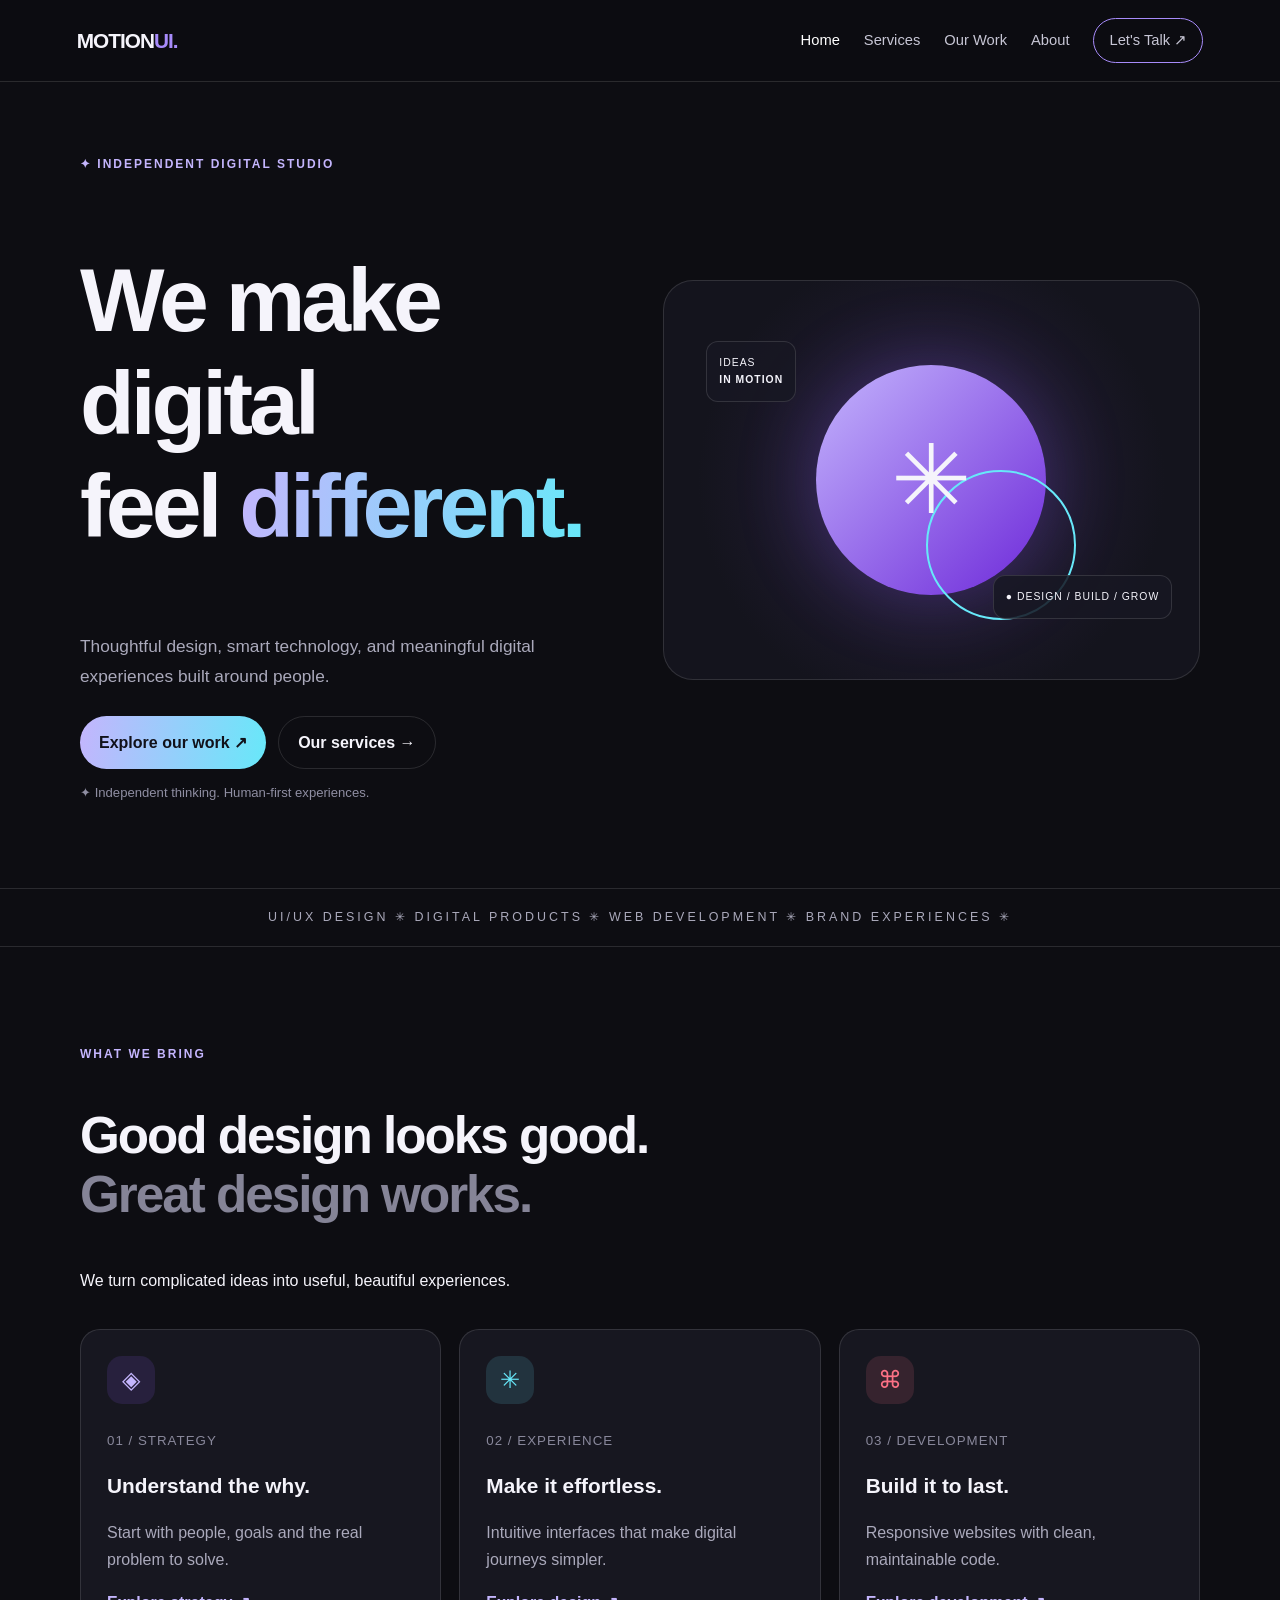
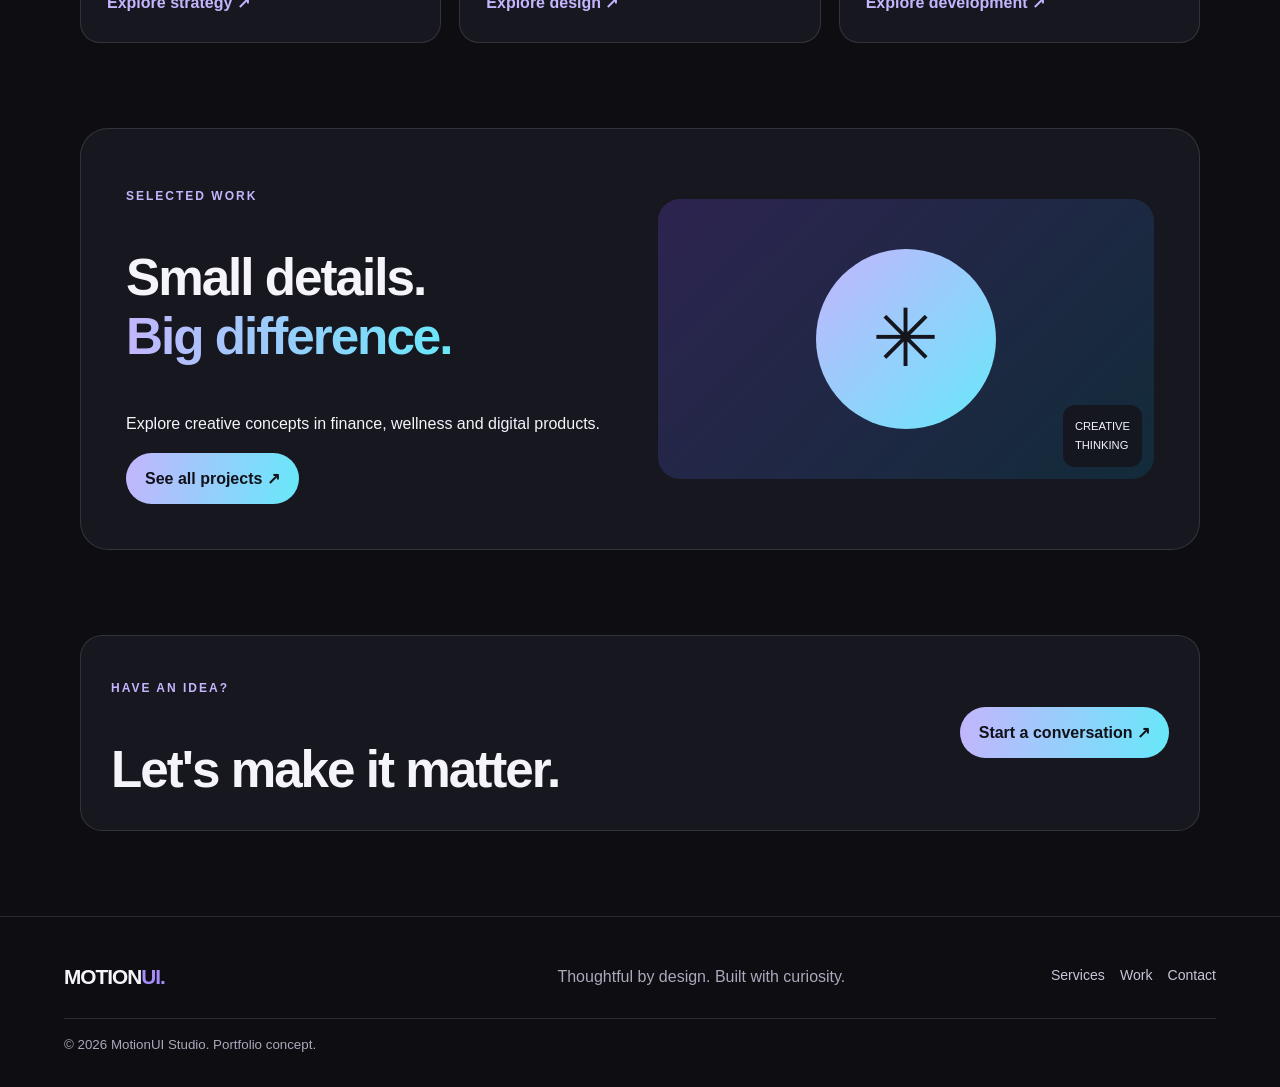
<file: index.html>
<!DOCTYPE html>
<html lang="en">
<head>
  <meta charset="UTF-8">
  <meta name="viewport" content="width=device-width, initial-scale=1.0">
  <title>MotionUI Studio | Digital Experiences</title>
  <link rel="stylesheet" href="style.css">
  <script src="script.js" defer></script>
</head>
<body>
<header class="header">
  <a class="logo" href="index.html">MOTION<span>UI.</span></a>
  <button class="menu-toggle" aria-label="Toggle navigation">☰</button>
  <nav class="nav">
    <a class="active" href="index.html">Home</a>
    <a href="services.html">Services</a>
    <a href="work.html">Our Work</a>
    <a href="about.html">About</a>
    <a class="nav-button" href="contact.html">Let's Talk ↗</a>
  </nav>
</header>

<main>
  <section class="hero container">
    <div class="hero-content reveal">
      <p class="eyebrow">✦ INDEPENDENT DIGITAL STUDIO</p>
      <h1>We make digital<br>feel <span class="gradient">different.</span></h1>
      <p class="description">Thoughtful design, smart technology, and meaningful digital experiences built around people.</p>
      <div class="buttons">
        <a class="button primary" href="work.html">Explore our work ↗</a>
        <a class="button secondary" href="services.html">Our services →</a>
      </div>
      <p class="small-note">✦ Independent thinking. Human-first experiences.</p>
    </div>
    <div class="hero-art reveal">
      <div class="orb orb-one"></div>
      <div class="orb orb-two"></div>
      <div class="art-star">✳</div>
      <span class="floating-label label-one">IDEAS<br><b>IN MOTION</b></span>
      <span class="floating-label label-two">● DESIGN / BUILD / GROW</span>
    </div>
  </section>

  <div class="ticker">
    UI/UX DESIGN ✳ DIGITAL PRODUCTS ✳ WEB DEVELOPMENT ✳ BRAND EXPERIENCES ✳
  </div>

  <section class="section container">
    <div class="section-heading reveal">
      <p class="eyebrow">WHAT WE BRING</p>
      <h2>Good design looks good.<br><span class="muted">Great design works.</span></h2>
      <p>We turn complicated ideas into useful, beautiful experiences.</p>
    </div>
    <div class="cards">
      <article class="card reveal">
        <div class="icon purple">◈</div>
        <small>01 / STRATEGY</small>
        <h3>Understand the why.</h3>
        <p>Start with people, goals and the real problem to solve.</p>
        <a href="services.html" class="text-link">Explore strategy ↗</a>
      </article>
      <article class="card reveal">
        <div class="icon blue">✳</div>
        <small>02 / EXPERIENCE</small>
        <h3>Make it effortless.</h3>
        <p>Intuitive interfaces that make digital journeys simpler.</p>
        <a href="services.html" class="text-link">Explore design ↗</a>
      </article>
      <article class="card reveal">
        <div class="icon pink">⌘</div>
        <small>03 / DEVELOPMENT</small>
        <h3>Build it to last.</h3>
        <p>Responsive websites with clean, maintainable code.</p>
        <a href="services.html" class="text-link">Explore development ↗</a>
      </article>
    </div>
  </section>

  <section class="showcase container reveal">
    <div>
      <p class="eyebrow">SELECTED WORK</p>
      <h2>Small details.<br><span class="gradient">Big difference.</span></h2>
      <p>Explore creative concepts in finance, wellness and digital products.</p>
      <a href="work.html" class="button primary">See all projects ↗</a>
    </div>
    <div class="showcase-art">
      <div class="showcase-circle">✳</div>
      <div class="showcase-label">CREATIVE<br>THINKING</div>
    </div>
  </section>

  <section class="cta container reveal">
    <div>
      <p class="eyebrow">HAVE AN IDEA?</p>
      <h2>Let's make it matter.</h2>
    </div>
    <a href="contact.html" class="button primary">Start a conversation ↗</a>
  </section>
</main>

<footer class="footer">
  <a class="logo" href="index.html">MOTION<span>UI.</span></a>
  <p>Thoughtful by design. Built with curiosity.</p>
  <div><a href="services.html">Services</a><a href="work.html">Work</a><a href="contact.html">Contact</a></div>
  <small>© <span class="year"></span> MotionUI Studio. Portfolio concept.</small>
</footer>
</body>
</html>
</file>
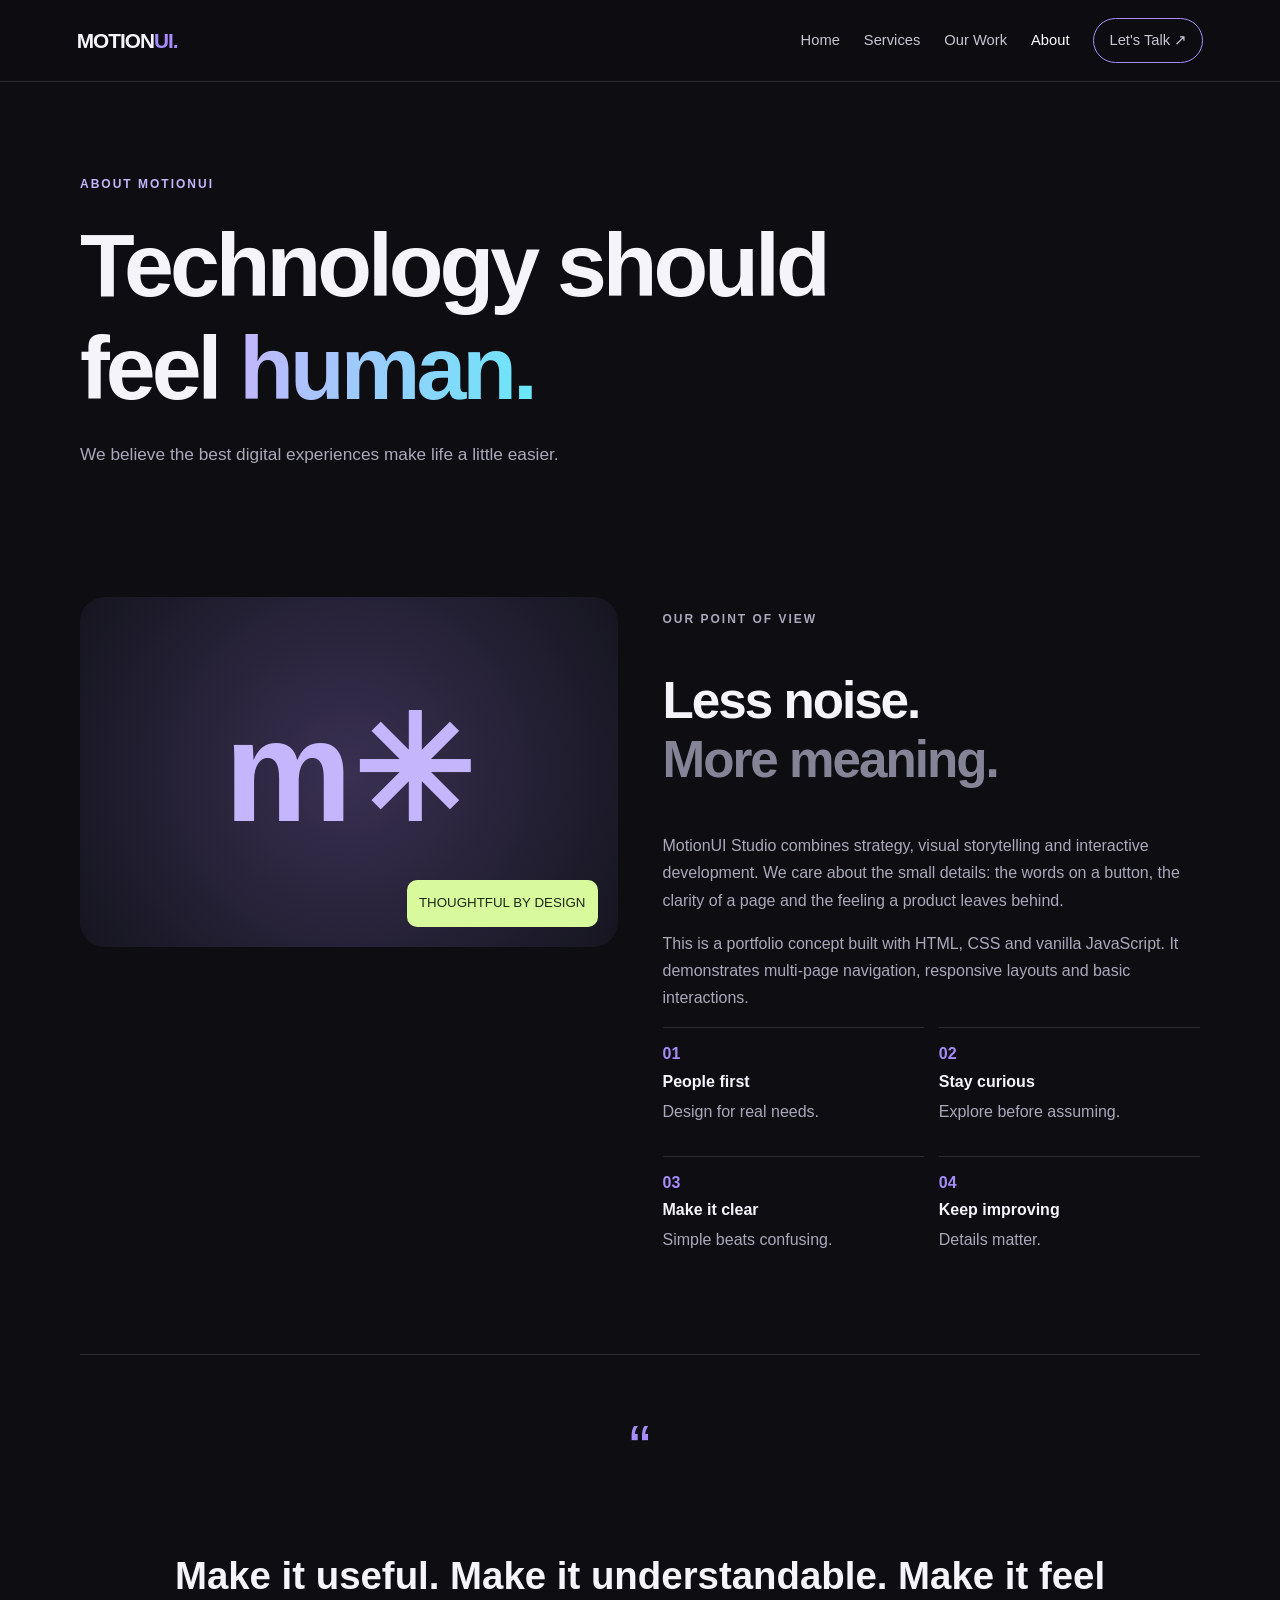
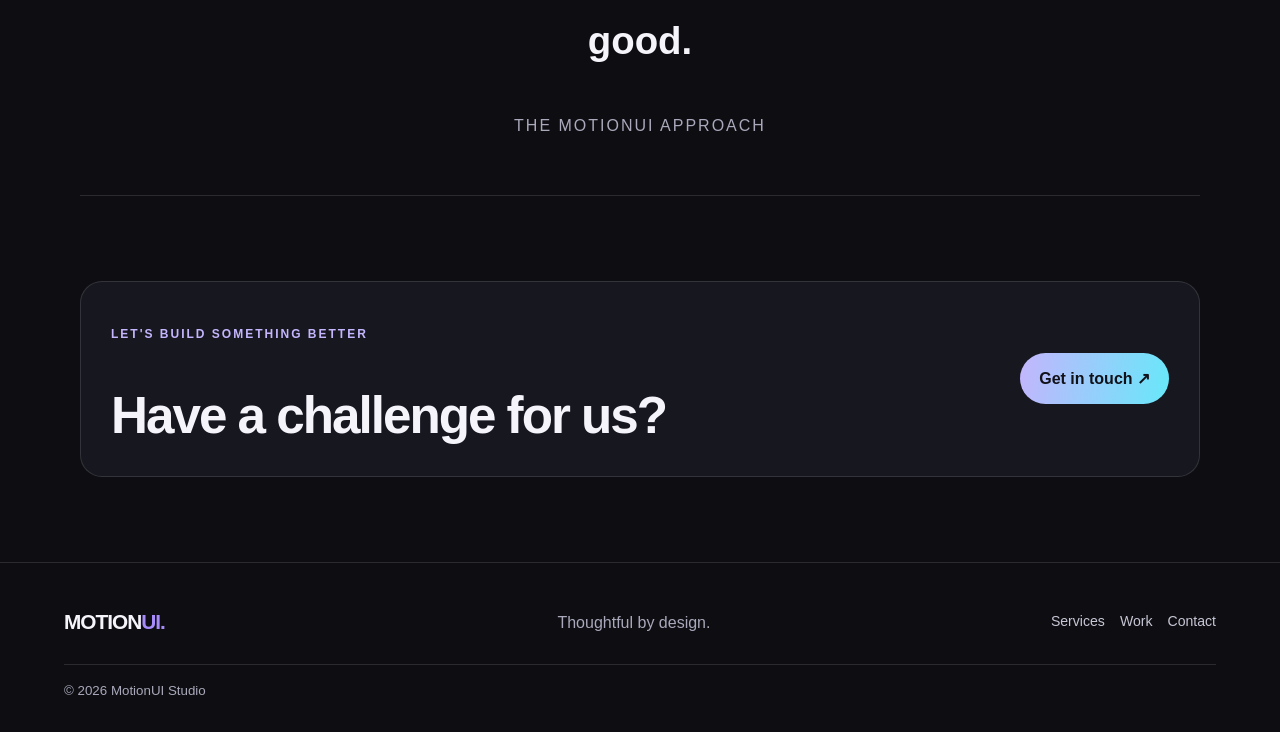
<file: about.html>
<!DOCTYPE html>
<html lang="en">
<head>
  <meta charset="UTF-8">
  <meta name="viewport" content="width=device-width, initial-scale=1.0">
  <title>About | MotionUI Studio</title>
  <link rel="stylesheet" href="style.css">
  <script src="script.js" defer></script>
</head>
<body>
<header class="header">
  <a class="logo" href="index.html">MOTION<span>UI.</span></a>
  <button class="menu-toggle" aria-label="Toggle navigation">☰</button>
  <nav class="nav">
    <a href="index.html">Home</a><a href="services.html">Services</a>
    <a href="work.html">Our Work</a><a class="active" href="about.html">About</a>
    <a class="nav-button" href="contact.html">Let's Talk ↗</a>
  </nav>
</header>
<main>
  <section class="inner-hero container reveal">
    <p class="eyebrow">ABOUT MOTIONUI</p>
    <h1>Technology should<br>feel <span class="gradient">human.</span></h1>
    <p class="description">We believe the best digital experiences make life a little easier.</p>
  </section>
  <section class="section container about-layout">
    <div class="about-art reveal"><span>m✳</span><small>THOUGHTFUL BY DESIGN</small></div>
    <div class="about-copy reveal">
      <p class="eyebrow">OUR POINT OF VIEW</p>
      <h2>Less noise.<br><span class="muted">More meaning.</span></h2>
      <p>MotionUI Studio combines strategy, visual storytelling and interactive development. We care about the small details: the words on a button, the clarity of a page and the feeling a product leaves behind.</p>
      <p>This is a portfolio concept built with HTML, CSS and vanilla JavaScript. It demonstrates multi-page navigation, responsive layouts and basic interactions.</p>
      <div class="values">
        <div><b>01</b><strong>People first</strong><p>Design for real needs.</p></div>
        <div><b>02</b><strong>Stay curious</strong><p>Explore before assuming.</p></div>
        <div><b>03</b><strong>Make it clear</strong><p>Simple beats confusing.</p></div>
        <div><b>04</b><strong>Keep improving</strong><p>Details matter.</p></div>
      </div>
    </div>
  </section>
  <section class="quote container reveal"><span>“</span><blockquote>Make it useful. Make it understandable. Make it feel good.</blockquote><p>THE MOTIONUI APPROACH</p></section>
  <section class="cta container reveal"><div><p class="eyebrow">LET'S BUILD SOMETHING BETTER</p><h2>Have a challenge for us?</h2></div><a href="contact.html" class="button primary">Get in touch ↗</a></section>
</main>
<footer class="footer"><a class="logo" href="index.html">MOTION<span>UI.</span></a><p>Thoughtful by design.</p><div><a href="services.html">Services</a><a href="work.html">Work</a><a href="contact.html">Contact</a></div><small>© <span class="year"></span> MotionUI Studio</small></footer>
</body>
</html>
</file>
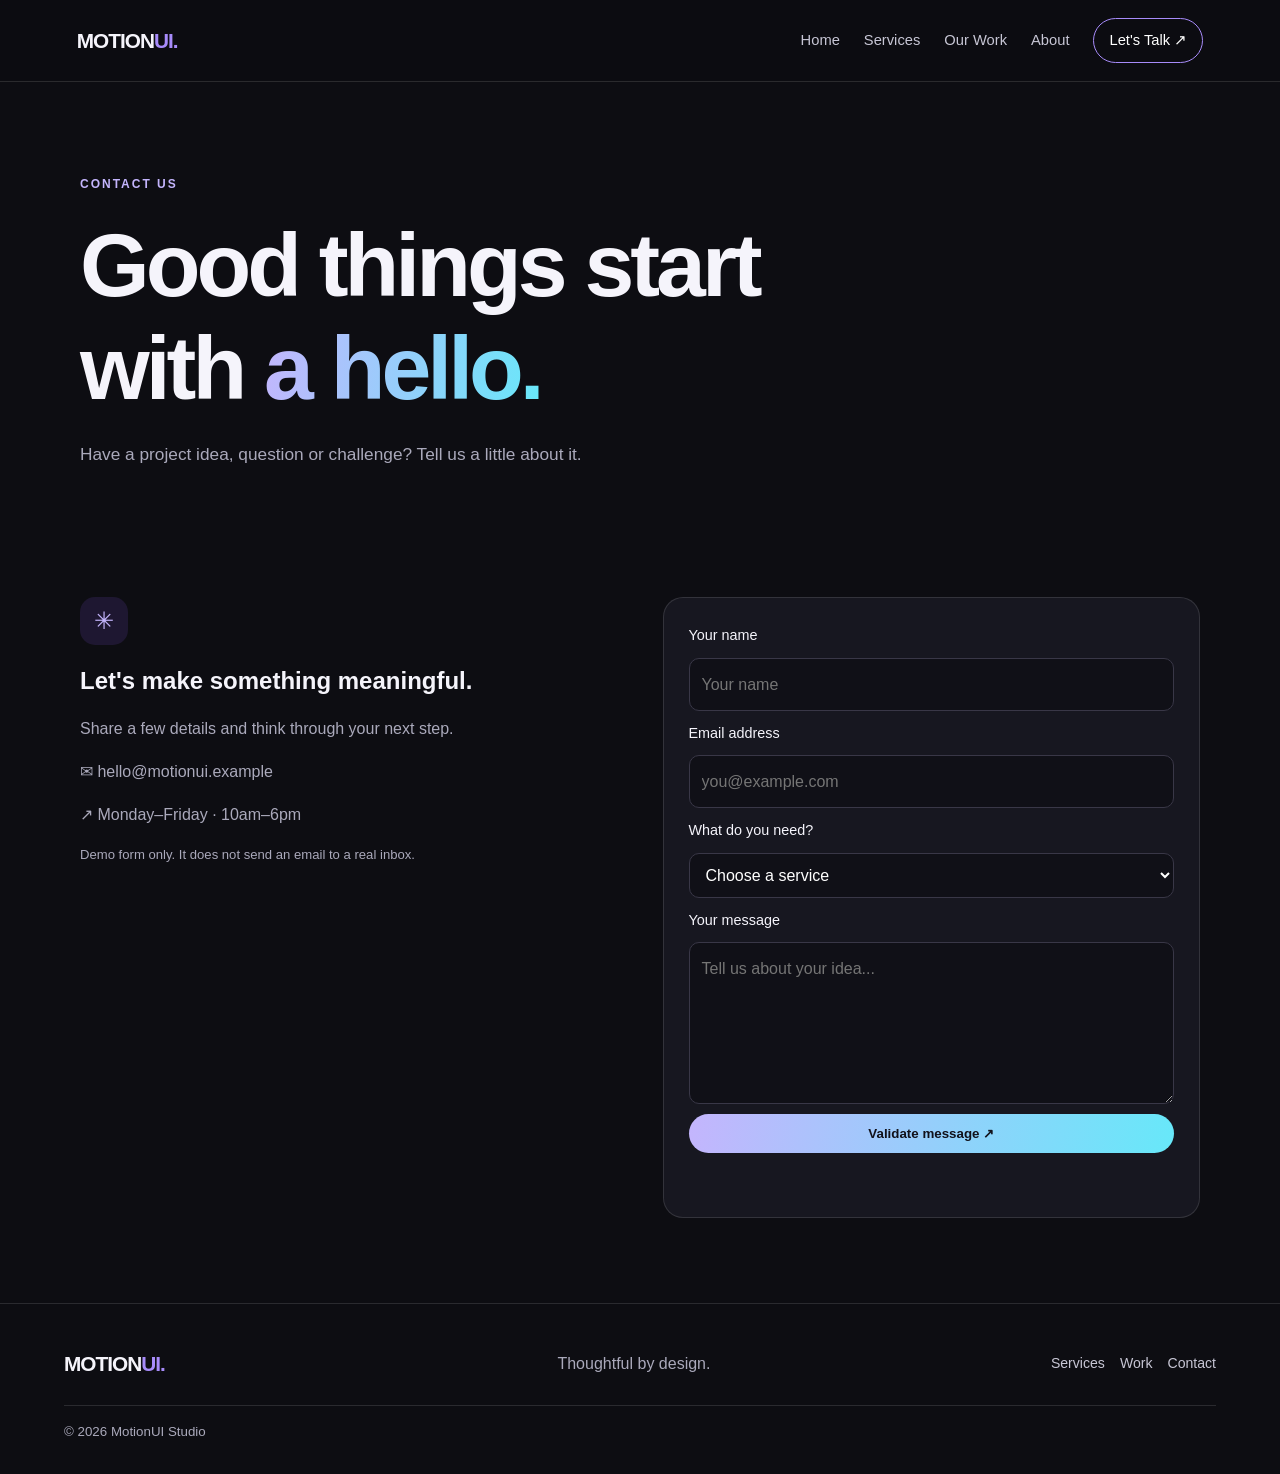
<file: contact.html>
<!DOCTYPE html>
<html lang="en">
<head>
  <meta charset="UTF-8">
  <meta name="viewport" content="width=device-width, initial-scale=1.0">
  <title>Contact | MotionUI Studio</title>
  <link rel="stylesheet" href="style.css">
  <script src="script.js" defer></script>
</head>
<body>
<header class="header">
  <a class="logo" href="index.html">MOTION<span>UI.</span></a>
  <button class="menu-toggle" aria-label="Toggle navigation">☰</button>
  <nav class="nav">
    <a href="index.html">Home</a><a href="services.html">Services</a>
    <a href="work.html">Our Work</a><a href="about.html">About</a>
    <a class="nav-button active" href="contact.html">Let's Talk ↗</a>
  </nav>
</header>
<main>
  <section class="inner-hero container reveal">
    <p class="eyebrow">CONTACT US</p>
    <h1>Good things start<br>with <span class="gradient">a hello.</span></h1>
    <p class="description">Have a project idea, question or challenge? Tell us a little about it.</p>
  </section>
  <section class="section container contact-layout">
    <div class="contact-copy reveal">
      <div class="icon purple">✳</div>
      <h2>Let's make something meaningful.</h2>
      <p>Share a few details and think through your next step.</p>
      <p>✉ hello@motionui.example</p>
      <p>↗ Monday–Friday · 10am–6pm</p>
      <p class="small-note">Demo form only. It does not send an email to a real inbox.</p>
    </div>
    <form class="contact-form reveal" id="contactForm">
      <label for="name">Your name</label>
      <input id="name" name="name" placeholder="Your name" required minlength="2">
      <label for="email">Email address</label>
      <input id="email" name="email" type="email" placeholder="you@example.com" required>
      <label for="service">What do you need?</label>
      <select id="service" name="service" required>
        <option value="">Choose a service</option>
        <option>UI/UX Design</option><option>Website Design</option>
        <option>Web Development</option><option>Something else</option>
      </select>
      <label for="message">Your message</label>
      <textarea id="message" name="message" rows="5" placeholder="Tell us about your idea..." required minlength="10"></textarea>
      <button type="submit" class="button primary">Validate message ↗</button>
      <p id="formMessage" class="form-message" aria-live="polite"></p>
    </form>
  </section>
</main>
<footer class="footer"><a class="logo" href="index.html">MOTION<span>UI.</span></a><p>Thoughtful by design.</p><div><a href="services.html">Services</a><a href="work.html">Work</a><a href="contact.html">Contact</a></div><small>© <span class="year"></span> MotionUI Studio</small></footer>
</body>
</html>
</file>
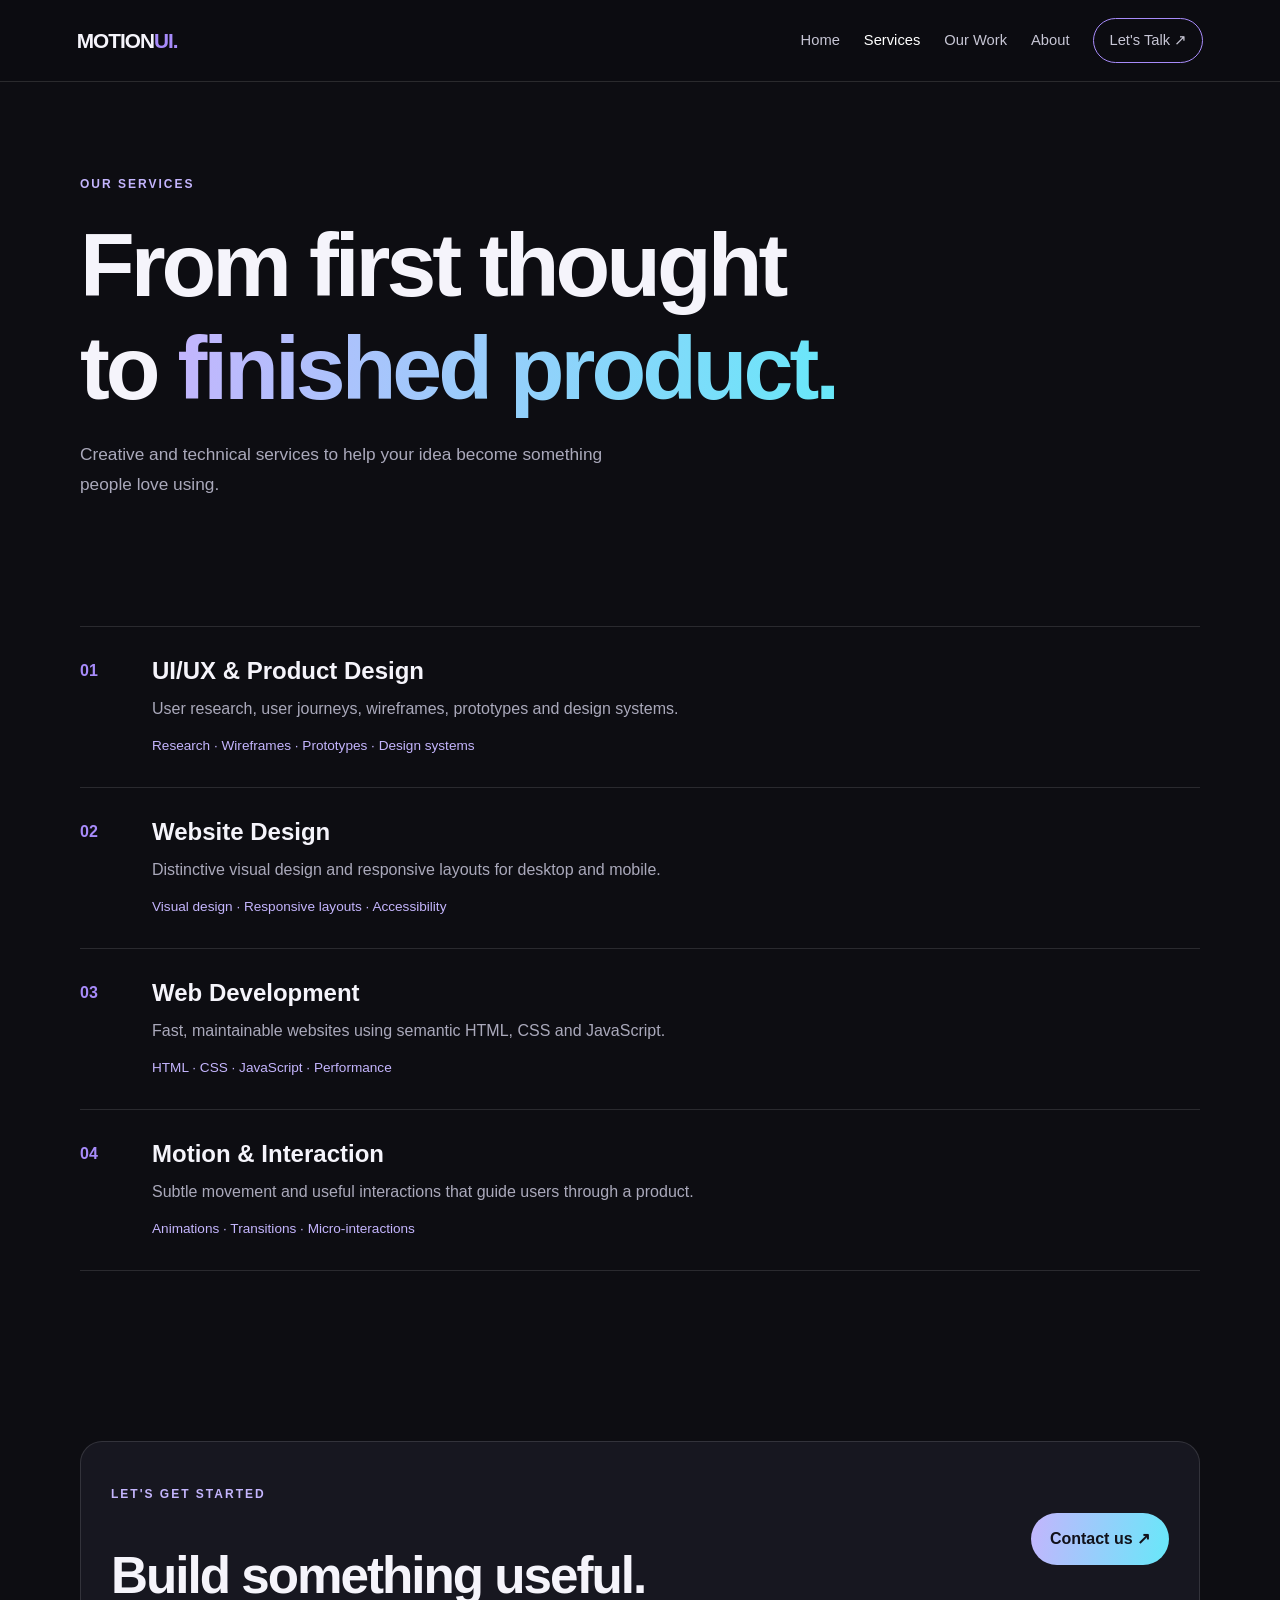
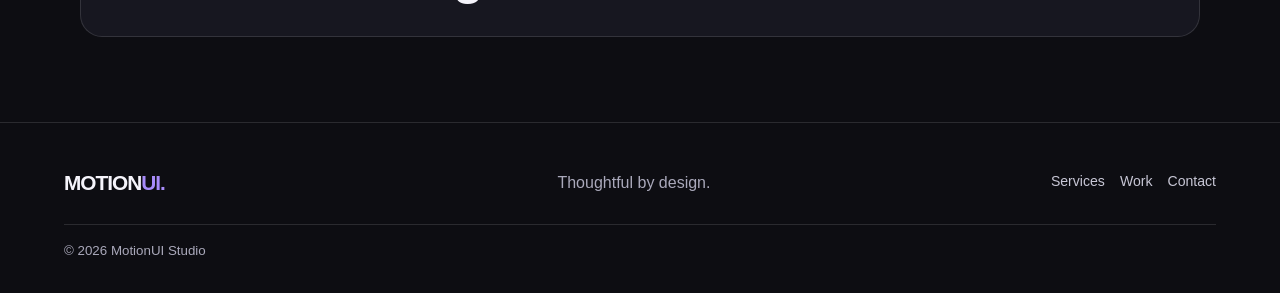
<file: services.html>
<!DOCTYPE html>
<html lang="en">
<head>
  <meta charset="UTF-8">
  <meta name="viewport" content="width=device-width, initial-scale=1.0">
  <title>Services | MotionUI Studio</title>
  <link rel="stylesheet" href="style.css">
  <script src="script.js" defer></script>
</head>
<body>
<header class="header">
  <a class="logo" href="index.html">MOTION<span>UI.</span></a>
  <button class="menu-toggle" aria-label="Toggle navigation">☰</button>
  <nav class="nav">
    <a href="index.html">Home</a><a class="active" href="services.html">Services</a>
    <a href="work.html">Our Work</a><a href="about.html">About</a>
    <a class="nav-button" href="contact.html">Let's Talk ↗</a>
  </nav>
</header>
<main>
  <section class="inner-hero container reveal">
    <p class="eyebrow">OUR SERVICES</p>
    <h1>From first thought<br>to <span class="gradient">finished product.</span></h1>
    <p class="description">Creative and technical services to help your idea become something people love using.</p>
  </section>
  <section class="section container">
    <div class="service-list">
      <article class="service reveal"><span>01</span><div><h2>UI/UX & Product Design</h2><p>User research, user journeys, wireframes, prototypes and design systems.</p><div class="tags">Research · Wireframes · Prototypes · Design systems</div></div></article>
      <article class="service reveal"><span>02</span><div><h2>Website Design</h2><p>Distinctive visual design and responsive layouts for desktop and mobile.</p><div class="tags">Visual design · Responsive layouts · Accessibility</div></div></article>
      <article class="service reveal"><span>03</span><div><h2>Web Development</h2><p>Fast, maintainable websites using semantic HTML, CSS and JavaScript.</p><div class="tags">HTML · CSS · JavaScript · Performance</div></div></article>
      <article class="service reveal"><span>04</span><div><h2>Motion & Interaction</h2><p>Subtle movement and useful interactions that guide users through a product.</p><div class="tags">Animations · Transitions · Micro-interactions</div></div></article>
    </div>
  </section>
  <section class="cta container reveal"><div><p class="eyebrow">LET'S GET STARTED</p><h2>Build something useful.</h2></div><a href="contact.html" class="button primary">Contact us ↗</a></section>
</main>
<footer class="footer"><a class="logo" href="index.html">MOTION<span>UI.</span></a><p>Thoughtful by design.</p><div><a href="services.html">Services</a><a href="work.html">Work</a><a href="contact.html">Contact</a></div><small>© <span class="year"></span> MotionUI Studio</small></footer>
</body>
</html>
</file>
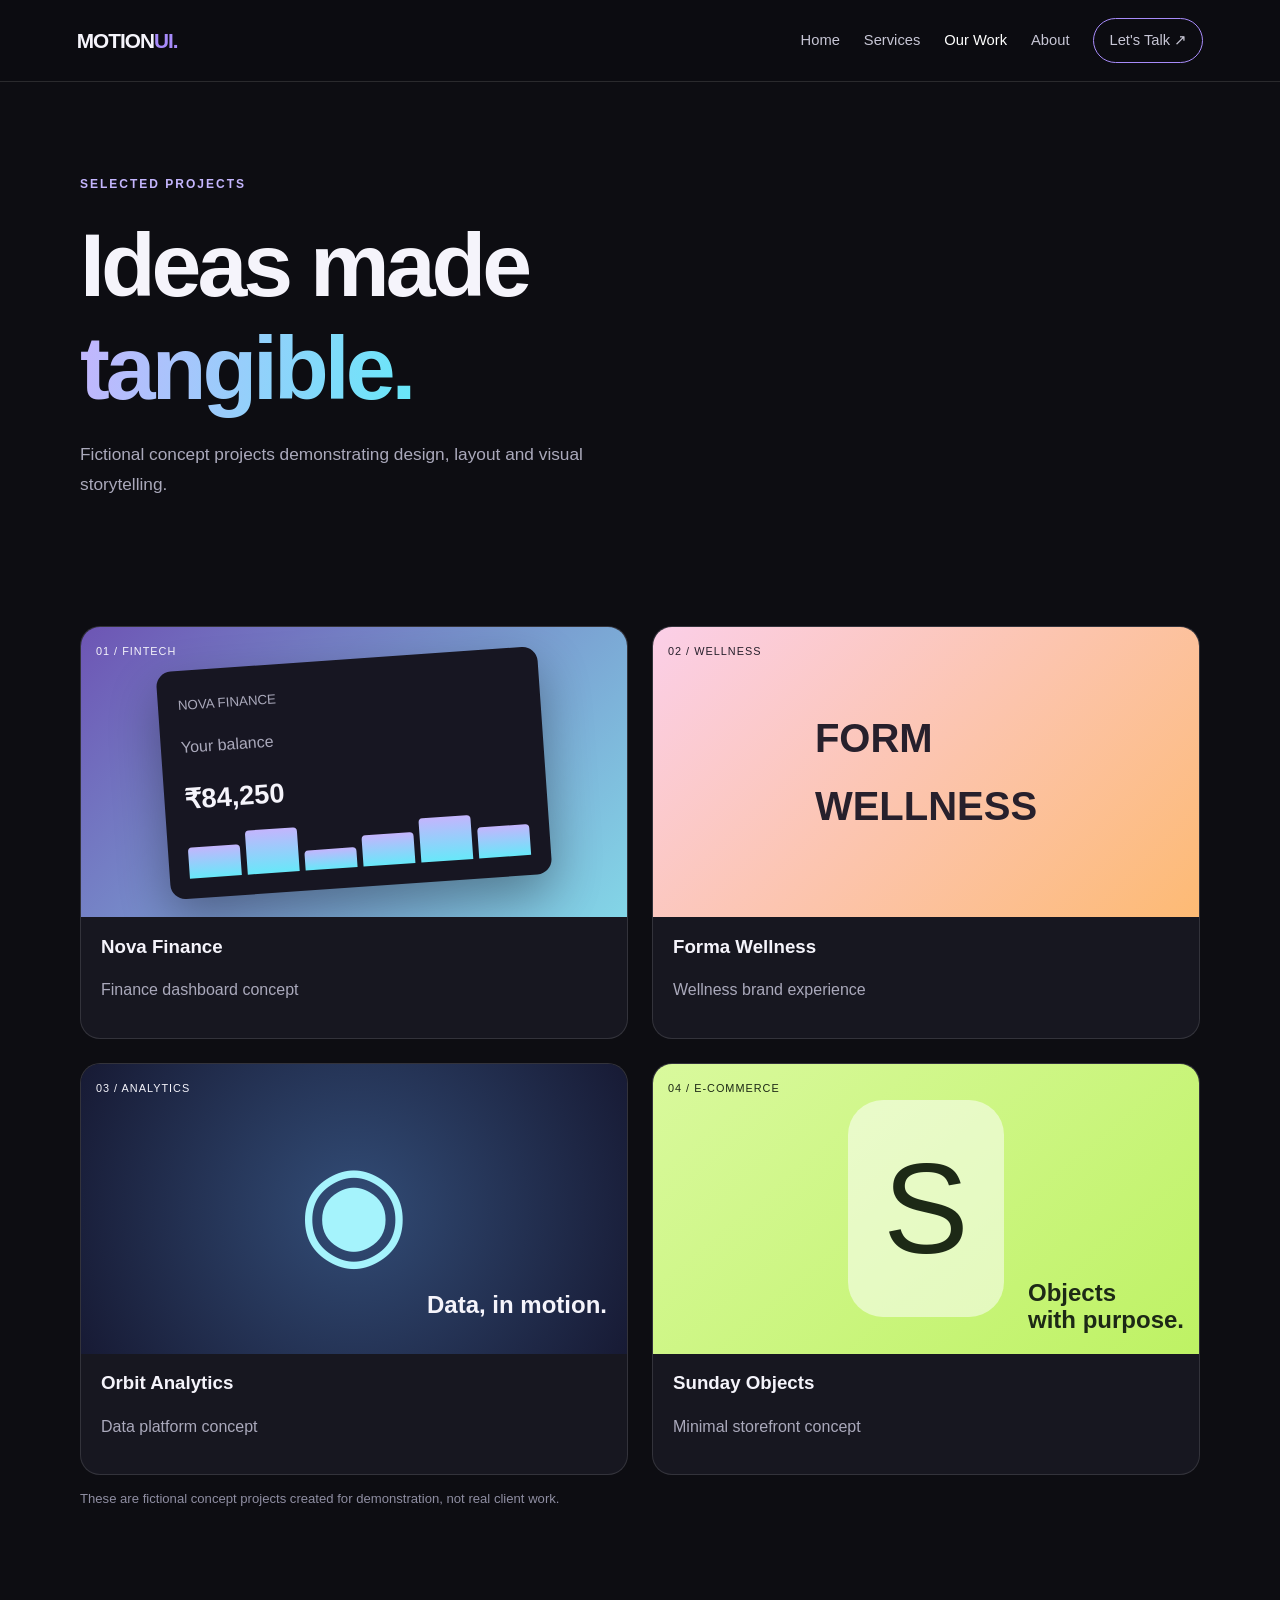
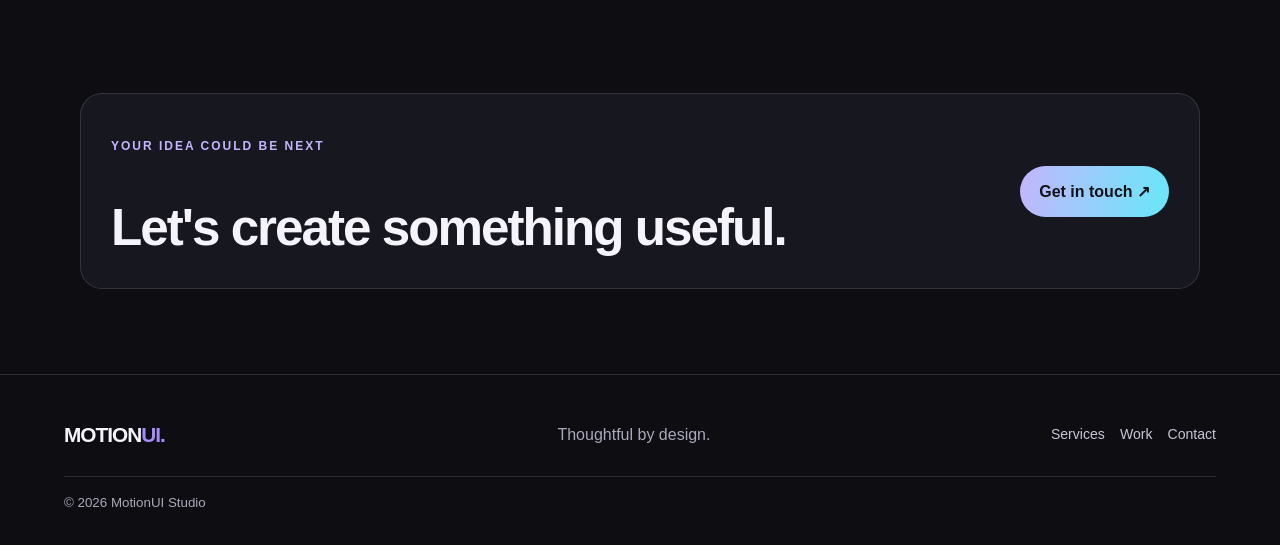
<file: work.html>
<!DOCTYPE html>
<html lang="en">
<head>
  <meta charset="UTF-8">
  <meta name="viewport" content="width=device-width, initial-scale=1.0">
  <title>Our Work | MotionUI Studio</title>
  <link rel="stylesheet" href="style.css">
  <script src="script.js" defer></script>
</head>
<body>
<header class="header">
  <a class="logo" href="index.html">MOTION<span>UI.</span></a>
  <button class="menu-toggle" aria-label="Toggle navigation">☰</button>
  <nav class="nav">
    <a href="index.html">Home</a><a href="services.html">Services</a>
    <a class="active" href="work.html">Our Work</a><a href="about.html">About</a>
    <a class="nav-button" href="contact.html">Let's Talk ↗</a>
  </nav>
</header>
<main>
  <section class="inner-hero container reveal">
    <p class="eyebrow">SELECTED PROJECTS</p>
    <h1>Ideas made<br><span class="gradient">tangible.</span></h1>
    <p class="description">Fictional concept projects demonstrating design, layout and visual storytelling.</p>
  </section>
  <section class="section container">
    <div class="project-grid">
      <article class="project-card reveal"><div class="project-art finance-art"><span>01 / FINTECH</span><div class="mock-ui"><small>NOVA FINANCE</small><p>Your balance</p><strong>₹84,250</strong><div class="bars"><i></i><i></i><i></i><i></i><i></i><i></i></div></div></div><h3>Nova Finance</h3><p>Finance dashboard concept</p></article>
      <article class="project-card reveal"><div class="project-art wellness-art"><span>02 / WELLNESS</span><div class="wellness-shape">FORM<br>WELLNESS</div></div><h3>Forma Wellness</h3><p>Wellness brand experience</p></article>
      <article class="project-card reveal"><div class="project-art data-art"><span>03 / ANALYTICS</span><div class="data-shape">◉</div><h2>Data, in motion.</h2></div><h3>Orbit Analytics</h3><p>Data platform concept</p></article>
      <article class="project-card reveal"><div class="project-art shop-art"><span>04 / E-COMMERCE</span><div class="shop-shape">S</div><h2>Objects<br>with purpose.</h2></div><h3>Sunday Objects</h3><p>Minimal storefront concept</p></article>
    </div>
    <p class="small-note">These are fictional concept projects created for demonstration, not real client work.</p>
  </section>
  <section class="cta container reveal"><div><p class="eyebrow">YOUR IDEA COULD BE NEXT</p><h2>Let's create something useful.</h2></div><a href="contact.html" class="button primary">Get in touch ↗</a></section>
</main>
<footer class="footer"><a class="logo" href="index.html">MOTION<span>UI.</span></a><p>Thoughtful by design.</p><div><a href="services.html">Services</a><a href="work.html">Work</a><a href="contact.html">Contact</a></div><small>© <span class="year"></span> MotionUI Studio</small></footer>
</body>
</html>
</file>
<file: style.css>
:root {
  --bg: #0d0d12;
  --panel: #171720;
  --text: #f5f4fb;
  --muted: #aaa9bb;
  --purple: #a78bfa;
  --cyan: #67e8f9;
  --line: rgba(255,255,255,.12);
}
* { box-sizing: border-box; }
html { scroll-behavior: smooth; }
body {
  margin: 0;
  background: var(--bg);
  color: var(--text);
  font-family: Arial, sans-serif;
  line-height: 1.7;
}
a { color: inherit; text-decoration: none; }
.header {
  position: sticky; top: 0; z-index: 10;
  display: flex; align-items: center; justify-content: space-between;
  padding: 18px 6%;
  background: rgba(13,13,18,.94);
  border-bottom: 1px solid var(--line);
  backdrop-filter: blur(15px);
}
.logo { font-size: 1.3rem; font-weight: 800; letter-spacing: -1px; }
.logo span { color: var(--purple); }
.nav { display: flex; align-items: center; gap: 24px; }
.nav a { color: #c7c6d5; font-size: .92rem; }
.nav a:hover, .nav a.active { color: white; }
.nav .nav-button { padding: 9px 15px; border: 1px solid var(--purple); border-radius: 25px; }
.menu-toggle { display: none; }
.container { width: min(1120px, 90%); margin: auto; }
.hero {
  min-height: 610px; display: grid;
  grid-template-columns: 1fr 1fr; gap: 45px; align-items: center;
  padding-top: 60px; padding-bottom: 70px;
}
.eyebrow { color: #c4b5fd; font-size: .75rem; font-weight: 700; letter-spacing: 2px; }
h1, h2, h3 { line-height: 1.15; }
h1 { font-size: clamp(3rem, 7vw, 5.6rem); letter-spacing: -4px; }
.gradient { background: linear-gradient(100deg,#c4b5fd,#67e8f9); color: transparent; background-clip: text; }
.description { color: var(--muted); max-width: 560px; font-size: 1.08rem; }
.buttons { display: flex; flex-wrap: wrap; gap: 12px; margin-top: 25px; }
.button { display: inline-flex; align-items: center; justify-content: center; padding: 12px 19px; border: 0; border-radius: 30px; font-weight: 700; cursor: pointer; }
.primary { color: #11111a; background: linear-gradient(100deg,#c4b5fd,#67e8f9); }
.secondary { border: 1px solid var(--line); }
.button:hover { transform: translateY(-2px); }
.small-note { color: #8f8ea2; font-size: .82rem; }
.hero-art {
  position: relative; min-height: 400px; overflow: hidden;
  display: grid; place-items: center; border: 1px solid var(--line);
  border-radius: 30px;
  background: radial-gradient(circle at center,#29203f,#14141d 70%);
}
.orb { position: absolute; border-radius: 50%; }
.orb-one { width: 230px; height: 230px; background: linear-gradient(135deg,#c4b5fd,#6d28d9); box-shadow: 0 0 80px #8b5cf655; }
.orb-two { width: 150px; height: 150px; border: 2px solid #67e8f9; transform: translate(70px,65px); }
.art-star { position: relative; font-size: 6rem; animation: float 4s ease-in-out infinite; }
.floating-label { position: absolute; padding: 12px; border: 1px solid var(--line); border-radius: 12px; background: #181823dd; font-size: .65rem; letter-spacing: 1px; }
.label-one { top: 15%; left: 8%; }
.label-two { bottom: 15%; right: 5%; }
.ticker { padding: 18px; border-block: 1px solid var(--line); text-align: center; color: #aaa9bb; letter-spacing: 3px; font-size: .78rem; }
.section { padding-top: 85px; padding-bottom: 85px; }
.section-heading { margin-bottom: 35px; }
.section-heading h2, .showcase h2, .cta h2, .about-copy h2 { font-size: clamp(2rem,4vw,3.3rem); letter-spacing: -2px; }
.muted { color: #858497; }
.cards { display: grid; grid-template-columns: repeat(3,1fr); gap: 18px; }
.card { padding: 26px; background: var(--panel); border: 1px solid var(--line); border-radius: 20px; transition: .25s; }
.card:hover, .project-card:hover { transform: translateY(-5px); border-color: var(--purple); }
.icon { display: grid; place-items: center; width: 48px; height: 48px; border-radius: 15px; font-size: 1.5rem; margin-bottom: 22px; }
.purple { color: #c4b5fd; background: #8b5cf622; }
.blue { color: var(--cyan); background: #67e8f922; }
.pink { color: #fb7185; background: #fb718522; }
.card small { color: #89889b; letter-spacing: 1px; }
.card h3 { font-size: 1.3rem; }
.card p, .project-card > p { color: var(--muted); }
.text-link { color: #c4b5fd; font-weight: bold; }
.showcase { display: grid; grid-template-columns: 1fr 1fr; gap: 35px; align-items: center; padding: 45px; border: 1px solid var(--line); border-radius: 28px; background: var(--panel); }
.showcase-art { min-height: 280px; position: relative; display: grid; place-items: center; border-radius: 22px; background: linear-gradient(135deg,#2d2450,#122b39); overflow: hidden; }
.showcase-circle { display: grid; place-items: center; width: 180px; height: 180px; border-radius: 50%; background: linear-gradient(135deg,#c4b5fd,#67e8f9); color: #15151e; font-size: 5rem; animation: float 4s ease-in-out infinite; }
.showcase-label { position: absolute; right: 12px; bottom: 12px; padding: 12px; background: #15151eee; border-radius: 12px; font-size: .7rem; }
.cta { margin-top: 85px; margin-bottom: 85px; padding: 30px; border: 1px solid var(--line); border-radius: 22px; background: var(--panel); display: flex; justify-content: space-between; align-items: center; gap: 20px; }
.cta h2 { margin-bottom: 0; }
.footer { padding: 30px 5%; border-top: 1px solid var(--line); display: grid; grid-template-columns: 1fr 1fr auto; gap: 12px; align-items: center; }
.footer p, .footer small { color: var(--muted); }
.footer div { display: flex; gap: 15px; }
.footer div a { color: #c7c6d5; font-size: .88rem; }
.footer small { grid-column: 1/-1; border-top: 1px solid var(--line); padding-top: 15px; }
.inner-hero { padding-top: 80px; padding-bottom: 25px; }
.inner-hero h1 { margin: 20px 0; }
.service-list { border-top: 1px solid var(--line); }
.service { display: grid; grid-template-columns: 50px 1fr; gap: 22px; padding: 30px 0; border-bottom: 1px solid var(--line); }
.service > span { color: var(--purple); font-weight: bold; }
.service h2 { margin: 0 0 10px; }
.service p { color: var(--muted); margin: 0 0 12px; }
.tags { color: #c4b5fd; font-size: .85rem; }
.project-grid { display: grid; grid-template-columns: repeat(2,1fr); gap: 24px; }
.project-card { overflow: hidden; border: 1px solid var(--line); border-radius: 20px; background: var(--panel); padding-bottom: 18px; transition: .25s; }
.project-card h3, .project-card > p { margin-left: 20px; margin-right: 20px; }
.project-art { min-height: 290px; position: relative; overflow: hidden; display: flex; align-items: center; justify-content: center; }
.project-art > span { position: absolute; top: 15px; left: 15px; font-size: .68rem; letter-spacing: 1px; }
.finance-art { background: linear-gradient(135deg,#6d55b4,#83d6e7); }
.mock-ui { width: 70%; padding: 20px; border-radius: 15px; background: #171622; box-shadow: 0 20px 50px #0005; transform: rotate(-4deg); }
.mock-ui small, .mock-ui p { color: #aaa9bb; }
.mock-ui strong { font-size: 1.7rem; }
.bars { display: flex; height: 55px; align-items: end; gap: 6px; }
.bars i { flex: 1; background: linear-gradient(#c4b5fd,#67e8f9); height: 55%; border-radius: 4px 4px 0 0; }
.bars i:nth-child(2),.bars i:nth-child(5) { height: 80%; }
.bars i:nth-child(3) { height: 35%; }
.wellness-art { background: linear-gradient(135deg,#fbcfe8,#fdba74); color: #27202c; }
.wellness-shape { font-size: 2.5rem; font-weight: bold; }
.data-art { background: radial-gradient(circle,#324c76,#171a34); }
.data-shape { font-size: 8rem; color: #a5f3fc; }
.data-art h2 { position: absolute; bottom: 15px; right: 20px; }
.shop-art { background: linear-gradient(140deg,#d9f99d,#bef264); color: #1d2916; }
.shop-shape { font-size: 8rem; background: #fff8; border-radius: 35px; padding: 0 35px; }
.shop-art h2 { position: absolute; bottom: 0; right: 15px; }
.portfolio-note { color: var(--muted); }
.about-layout, .contact-layout { display: grid; grid-template-columns: 1fr 1fr; gap: 45px; align-items: start; }
.about-art { min-height: 350px; display: grid; place-items: center; position: relative; border-radius: 25px; background: radial-gradient(circle,#393052,#15151f); }
.about-art span { font-size: 9rem; color: #c4b5fd; font-weight: bold; }
.about-art small { position: absolute; bottom: 20px; right: 20px; padding: 12px; border-radius: 10px; background: #d9f99d; color: #1d2916; }
.about-copy > p { color: var(--muted); }
.values { display: grid; grid-template-columns: 1fr 1fr; gap: 15px; }
.values div { display: grid; border-top: 1px solid var(--line); padding-top: 12px; }
.values b { color: var(--purple); }
.values p { color: var(--muted); margin-top: 3px; }
.quote { text-align: center; border-block: 1px solid var(--line); padding: 40px 10px; }
.quote > span { font-size: 4rem; color: var(--purple); }
.quote blockquote { font-size: clamp(1.5rem,3vw,2.5rem); font-weight: bold; }
.quote p { color: var(--muted); letter-spacing: 2px; }
.contact-copy p { color: var(--muted); }
.contact-form { display: grid; gap: 10px; padding: 25px; background: var(--panel); border: 1px solid var(--line); border-radius: 20px; }
.contact-form label { font-size: .9rem; }
.contact-form input, .contact-form textarea, .contact-form select { width: 100%; padding: 12px; color: white; background: #101017; border: 1px solid #393747; border-radius: 10px; font: inherit; }
.contact-form input:focus, .contact-form textarea:focus, .contact-form select:focus { outline: 2px solid var(--purple); }
.form-message { color: #a7f3d0; font-size: .9rem; }
.reveal { opacity: 0; transform: translateY(15px); transition: opacity .6s, transform .6s; }
.reveal.visible { opacity: 1; transform: translateY(0); }
@keyframes float { 0%,100% { transform: translateY(0); } 50% { transform: translateY(-12px); } }
@media (prefers-reduced-motion: reduce) { *,*::before,*::after { animation: none!important; transition: none!important; } .reveal { opacity: 1; transform: none; } }
@media (max-width: 800px) {
  .menu-toggle { display: block; background: transparent; color: white; border: 1px solid var(--line); border-radius: 8px; padding: 7px 11px; font-size: 1.2rem; }
  .header { position: sticky; }
  .nav { display: none; position: absolute; top: 100%; left: 0; right: 0; padding: 20px 6%; background: #111119; flex-direction: column; align-items: stretch; gap: 15px; }
  .nav.open { display: flex; }
  .hero, .showcase, .about-layout, .contact-layout { grid-template-columns: 1fr; }
  .hero { padding-top: 45px; }
  .hero-art { min-height: 300px; }
  .cards { grid-template-columns: 1fr; }
  .project-grid { grid-template-columns: 1fr; }
  .footer { grid-template-columns: 1fr; }
  .footer small { grid-column: auto; }
  .cta { flex-direction: column; align-items: flex-start; }
  .service { grid-template-columns: 35px 1fr; gap: 12px; }
}
</file>
